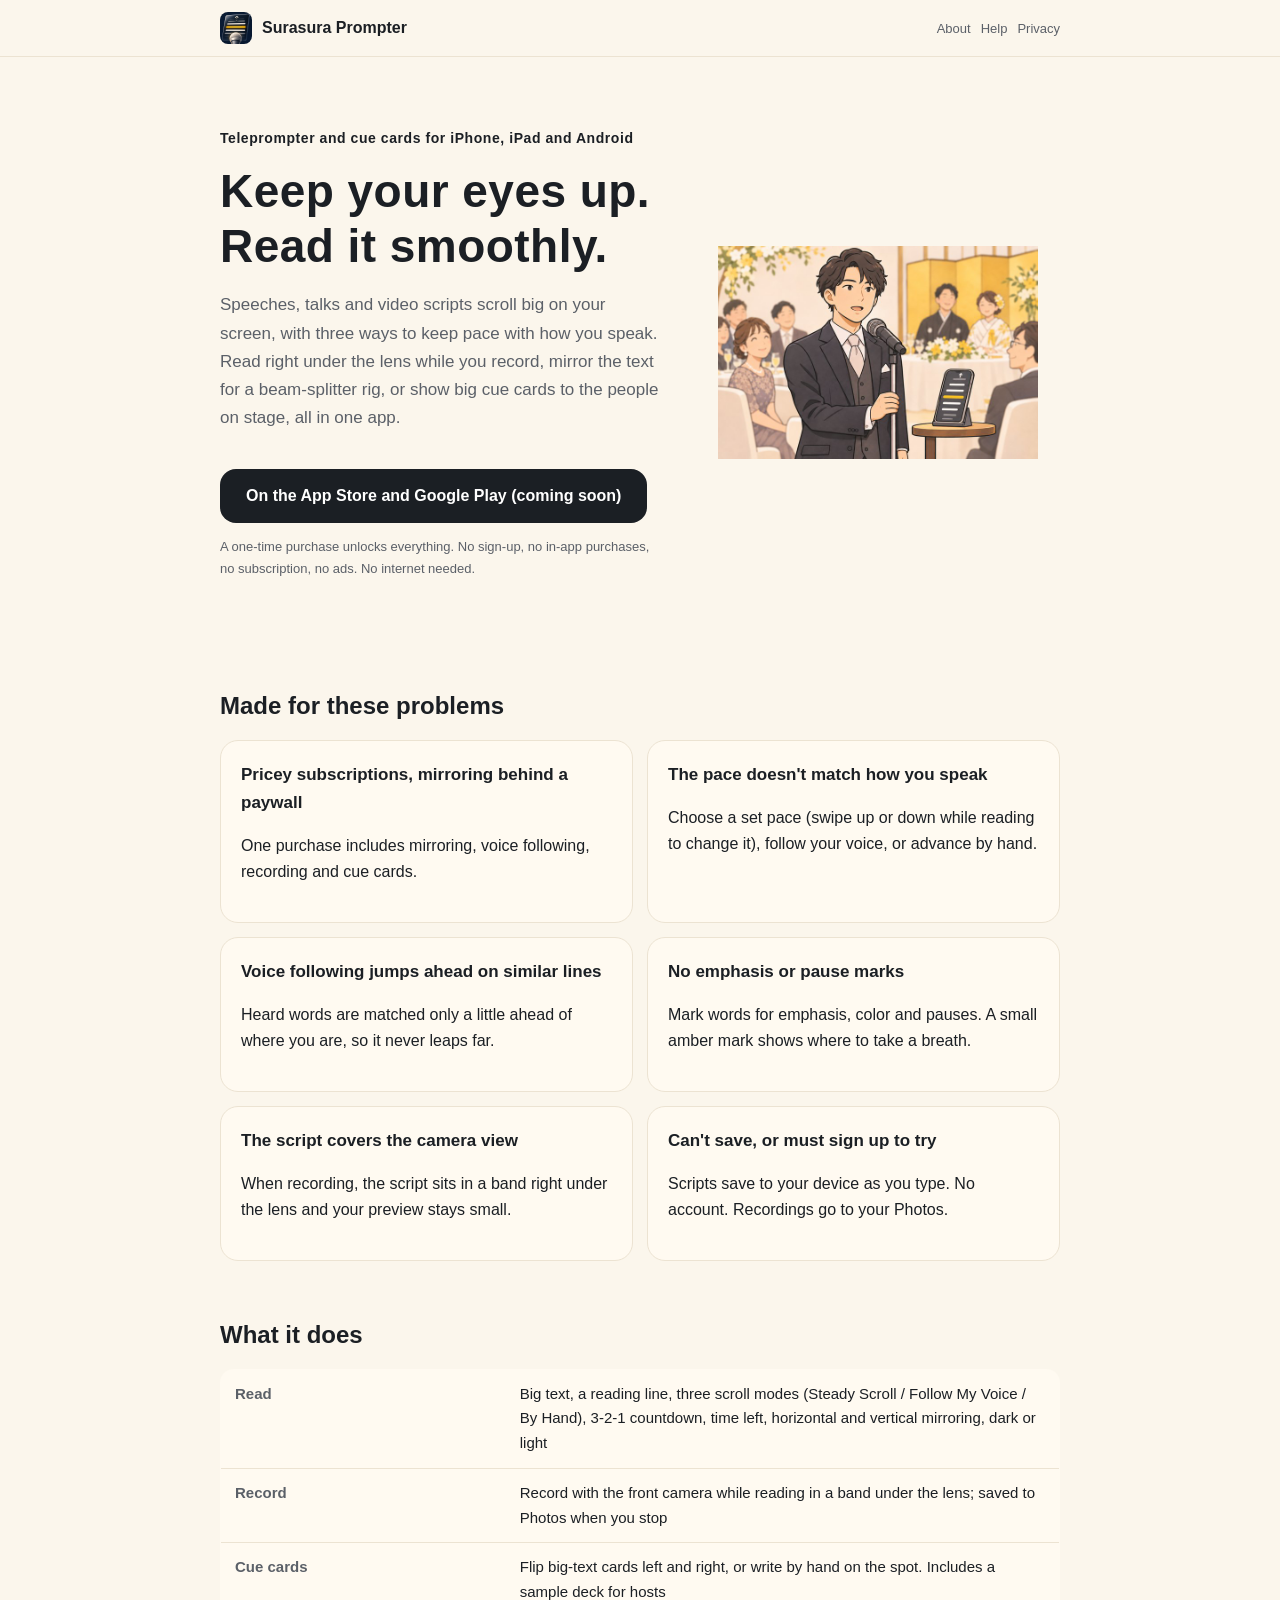
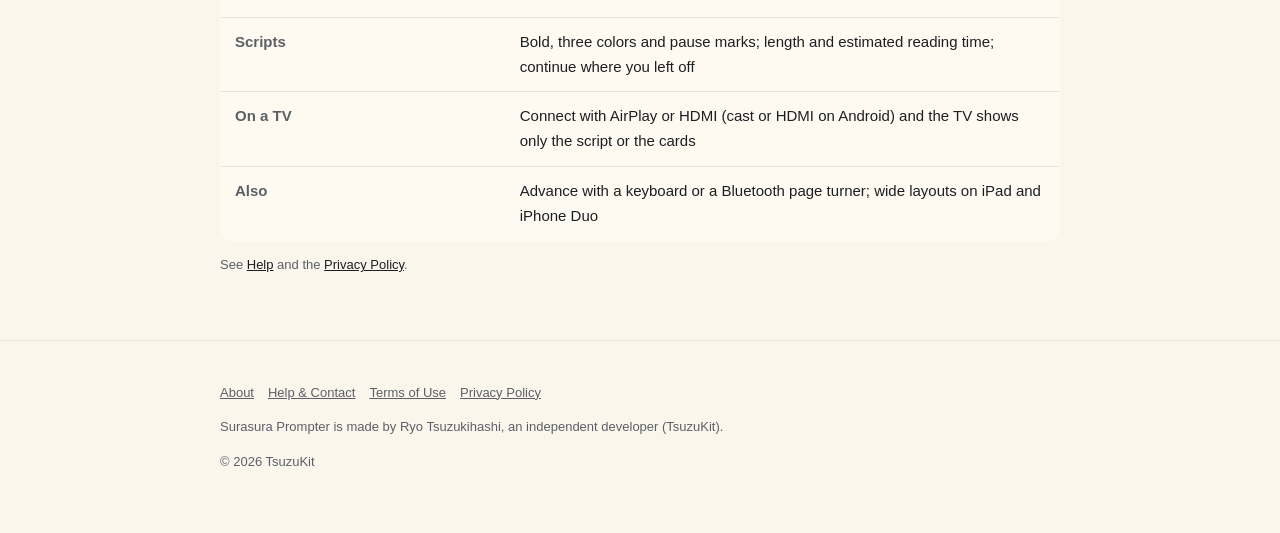
<file: index.html>
<!DOCTYPE html>
<html lang="ja" data-title-ja="すらすらカンペ｜プロンプター・カンペアプリ（原稿・台本・スピーチ・動画撮影）" data-title-en="Surasura Prompter | Teleprompter and cue cards for speeches and video">
<head>
<meta charset="UTF-8">
<meta name="viewport" content="width=device-width, initial-scale=1">
<script>(function(){var l=navigator.languages&&navigator.languages.length?navigator.languages:[navigator.language||"ja"],p="en";for(var i=0;i<l.length;i++){var c=String(l[i]).toLowerCase();if(c.indexOf("ja")===0){p="ja";break}if(c.indexOf("en")===0){p="en";break}}var d=document.documentElement;d.lang=p;var t=d.getAttribute("data-title-"+p);if(t){document.title=t}})();</script>
<title>すらすらカンペ｜プロンプター・カンペアプリ（原稿・台本・スピーチ・動画撮影）</title>
<meta name="description" content="原稿をすらすら読めるプロンプターと、大きく見せるカンペ。一定の速さ・声に合わせる・手で送るの3つの流し方、撮りながら読む、鏡の台の反転。買い切り・登録なし・広告なし。 / A teleprompter and cue cards in one app: scroll at a set pace, follow your voice, or advance by hand. Read while you record, mirror for beam-splitter rigs. One-time purchase, no sign-up, no ads.">
<meta property="og:title" content="すらすらカンペ｜プロンプター・カンペアプリ（原稿・台本・スピーチ・動画撮影）">
<meta property="og:description" content="原稿をすらすら読めるプロンプターと、大きく見せるカンペ。一定の速さ・声に合わせる・手で送るの3つの流し方、撮りながら読む、鏡の台の反転。買い切り・登録なし・広告なし。">
<meta property="og:type" content="website">
<meta property="og:url" content="https://surasura.tsuzukit.com/">
<meta property="og:image" content="https://surasura.tsuzukit.com/assets/og.jpg">
<link rel="icon" href="assets/icon.png">
<link rel="apple-touch-icon" href="assets/icon.png">
<link rel="stylesheet" href="style.css">
</head>
<body>
<div data-l="ja" lang="ja">
<header class="site"><div class="wrap">
<a class="brand" href="./"><img src="assets/icon.png" alt="" width="32" height="32">すらすらカンペ</a>
<nav class="site"><a href="./">紹介</a><a href="support.html">使い方</a><a href="privacy.html">プライバシー</a></nav>
</div></header>
<main class="wrap">
<section class="hero">
<div>
<p class="eyebrow">iPhone・iPad・Android のプロンプターとカンペ</p>
<h1>目線を上げたまま、<br>すらすら読める。</h1>
<p class="lead">スピーチの原稿も、動画の台本も、画面の上に大きく流して読めます。話す速さに合わせる流し方を3つ用意しました。撮りながらレンズのすぐ下で読む、鏡の台のために字を反転する、出演者に大きなカンペを見せる、まで1つのアプリで。</p>
<a class="cta" href="#store" id="store">App Store・Google Play で配信予定</a>
<p class="note">買い切りで全部の機能が使えます。登録・アプリ内課金・サブスクリプション・広告はありません。通信もしません。</p>
</div>
<img src="assets/hero.jpg" alt="結婚式の披露宴で、マイクの前に立った男性が、台に置いたスマートフォンに流れる原稿を見ながらスピーチをしている" width="360">
</section>

<h2>こんな困りごとのために</h2>
<div class="grid two">
<div class="card"><h3>サブスクが高い・反転が課金</h3><p>買い切りで、反転・声に合わせる・撮りながら読む・カンペまで全部入りです。</p></div>
<div class="card"><h3>流れる速さが話す速さと合わない</h3><p>一定の速さ（読みながら上下になぞって変える）・声に合わせる・手で送る、の3つから選べます。</p></div>
<div class="card"><h3>声に合わせると、似た文で先へ飛ぶ</h3><p>聞き取った言葉を、いまの位置の少し先までの中だけで探します。遠くへは飛びません。</p></div>
<div class="card"><h3>強調や間の印が付けられない</h3><p>原稿に［強調］［色］［間］の印。読むときは、ひと呼吸の所に山吹色の印が出ます。</p></div>
<div class="card"><h3>撮るとき、原稿が画面を覆う</h3><p>原稿はレンズのすぐ下の帯に。自分の映りは小さく。目線がカメラから外れにくくなります。</p></div>
<div class="card"><h3>保存できない・登録しないと試せない</h3><p>原稿は書いた瞬間に端末へ保存。登録はありません。撮った動画は写真に保存します。</p></div>
</div>

<h2>できること</h2>
<table>
<tr><th>読む</th><td>大きな字・読む位置の線・3つの流し方（一定の速さ／声に合わせる／手で送る）・3・2・1・残り時間・左右と上下の反転・暗い地と明るい地</td></tr>
<tr><th>撮る</th><td>前のカメラで撮りながら、レンズの下の帯で原稿を読む。止めたら写真に保存</td></tr>
<tr><th>カンペ</th><td>大きな字のカードを左右にめくる・その場で手で書く。見本の「司会のカンペ」入り</td></tr>
<tr><th>原稿</th><td>強調・色3つ・間の印。字数と「読むと約〇分」の目安。最後に読んだ所から続きを読む</td></tr>
<tr><th>テレビ</th><td>AirPlay や HDMI（Android はキャストや HDMI）でつなぐと、テレビには原稿やカードだけを映す</td></tr>
<tr><th>そのほか</th><td>キーボードと Bluetooth のページめくりで送る・iPad と iPhone Duo の広い画面</td></tr>
</table>
<p class="note"><a href="support.html">使い方</a>・<a href="privacy.html">プライバシーポリシー</a>もご覧ください。</p>
</main>
<footer class="site"><div class="wrap">
<p><a href="./">紹介</a><a href="support.html">使い方とお問い合わせ</a><a href="terms.html">利用規約</a><a href="privacy.html">プライバシーポリシー</a></p>
<p>すらすらカンペは、個人開発者の續橋涼（TsuzuKit）が作っているアプリです。</p>
<p>© 2026 TsuzuKit</p>
</div></footer>
</div>
<div data-l="en" lang="en">
<header class="site"><div class="wrap">
<a class="brand" href="./"><img src="assets/icon.png" alt="" width="32" height="32">Surasura Prompter</a>
<nav class="site"><a href="./">About</a><a href="support.html">Help</a><a href="privacy.html">Privacy</a></nav>
</div></header>
<main class="wrap">
<section class="hero">
<div>
<p class="eyebrow">Teleprompter and cue cards for iPhone, iPad and Android</p>
<h1>Keep your eyes up.<br>Read it smoothly.</h1>
<p class="lead">Speeches, talks and video scripts scroll big on your screen, with three ways to keep pace with how you speak. Read right under the lens while you record, mirror the text for a beam-splitter rig, or show big cue cards to the people on stage, all in one app.</p>
<a class="cta" href="#store" id="store">On the App Store and Google Play (coming soon)</a>
<p class="note">A one-time purchase unlocks everything. No sign-up, no in-app purchases, no subscription, no ads. No internet needed.</p>
</div>
<img src="assets/hero.jpg" alt="At a wedding reception, a man at the microphone gives a speech while reading a script that scrolls on a phone on a small stand" width="360">
</section>

<h2>Made for these problems</h2>
<div class="grid two">
<div class="card"><h3>Pricey subscriptions, mirroring behind a paywall</h3><p>One purchase includes mirroring, voice following, recording and cue cards.</p></div>
<div class="card"><h3>The pace doesn't match how you speak</h3><p>Choose a set pace (swipe up or down while reading to change it), follow your voice, or advance by hand.</p></div>
<div class="card"><h3>Voice following jumps ahead on similar lines</h3><p>Heard words are matched only a little ahead of where you are, so it never leaps far.</p></div>
<div class="card"><h3>No emphasis or pause marks</h3><p>Mark words for emphasis, color and pauses. A small amber mark shows where to take a breath.</p></div>
<div class="card"><h3>The script covers the camera view</h3><p>When recording, the script sits in a band right under the lens and your preview stays small.</p></div>
<div class="card"><h3>Can't save, or must sign up to try</h3><p>Scripts save to your device as you type. No account. Recordings go to your Photos.</p></div>
</div>

<h2>What it does</h2>
<table>
<tr><th>Read</th><td>Big text, a reading line, three scroll modes (Steady Scroll / Follow My Voice / By Hand), 3-2-1 countdown, time left, horizontal and vertical mirroring, dark or light</td></tr>
<tr><th>Record</th><td>Record with the front camera while reading in a band under the lens; saved to Photos when you stop</td></tr>
<tr><th>Cue cards</th><td>Flip big-text cards left and right, or write by hand on the spot. Includes a sample deck for hosts</td></tr>
<tr><th>Scripts</th><td>Bold, three colors and pause marks; length and estimated reading time; continue where you left off</td></tr>
<tr><th>On a TV</th><td>Connect with AirPlay or HDMI (cast or HDMI on Android) and the TV shows only the script or the cards</td></tr>
<tr><th>Also</th><td>Advance with a keyboard or a Bluetooth page turner; wide layouts on iPad and iPhone Duo</td></tr>
</table>
<p class="note">See <a href="support.html">Help</a> and the <a href="privacy.html">Privacy Policy</a>.</p>
</main>
<footer class="site"><div class="wrap">
<p><a href="./">About</a><a href="support.html">Help & Contact</a><a href="terms.html">Terms of Use</a><a href="privacy.html">Privacy Policy</a></p>
<p>Surasura Prompter is made by Ryo Tsuzukihashi, an independent developer (TsuzuKit).</p>
<p>© 2026 TsuzuKit</p>
</div></footer>
</div>
</body>
</html>
</file>
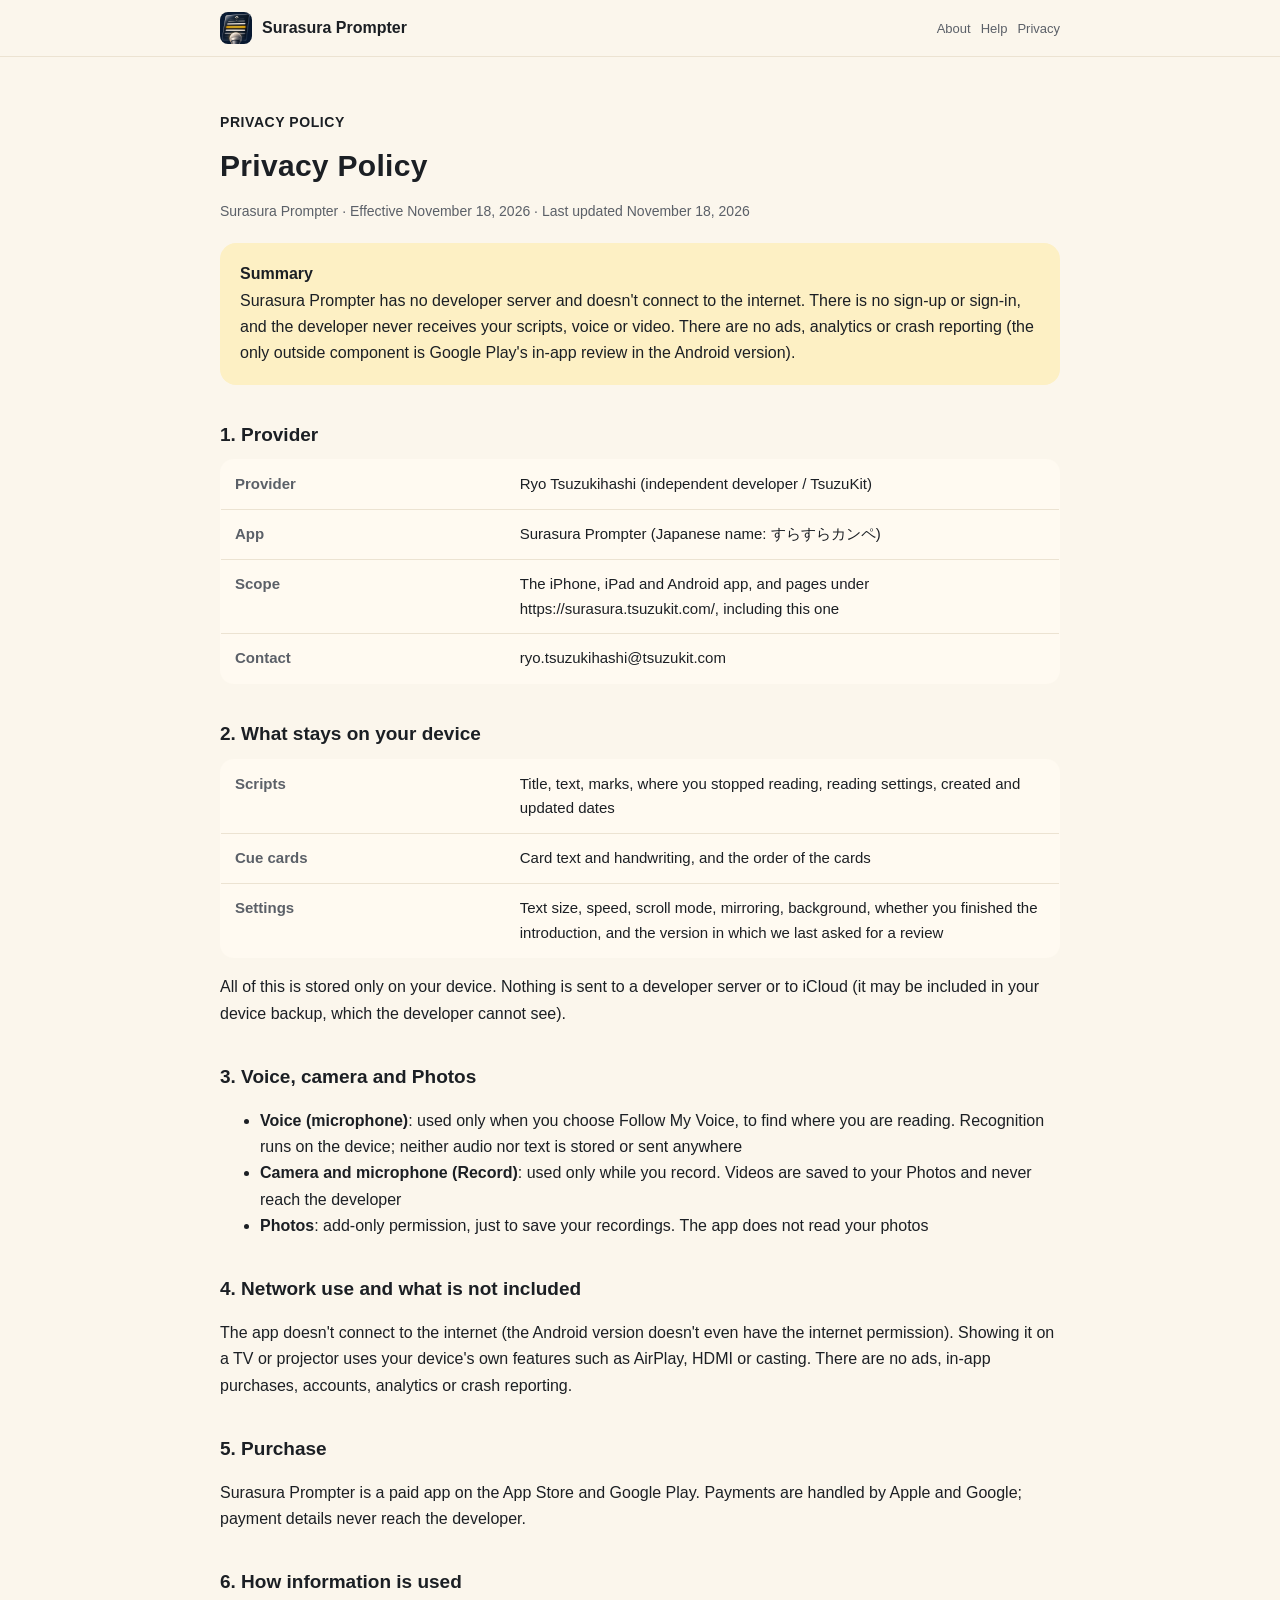
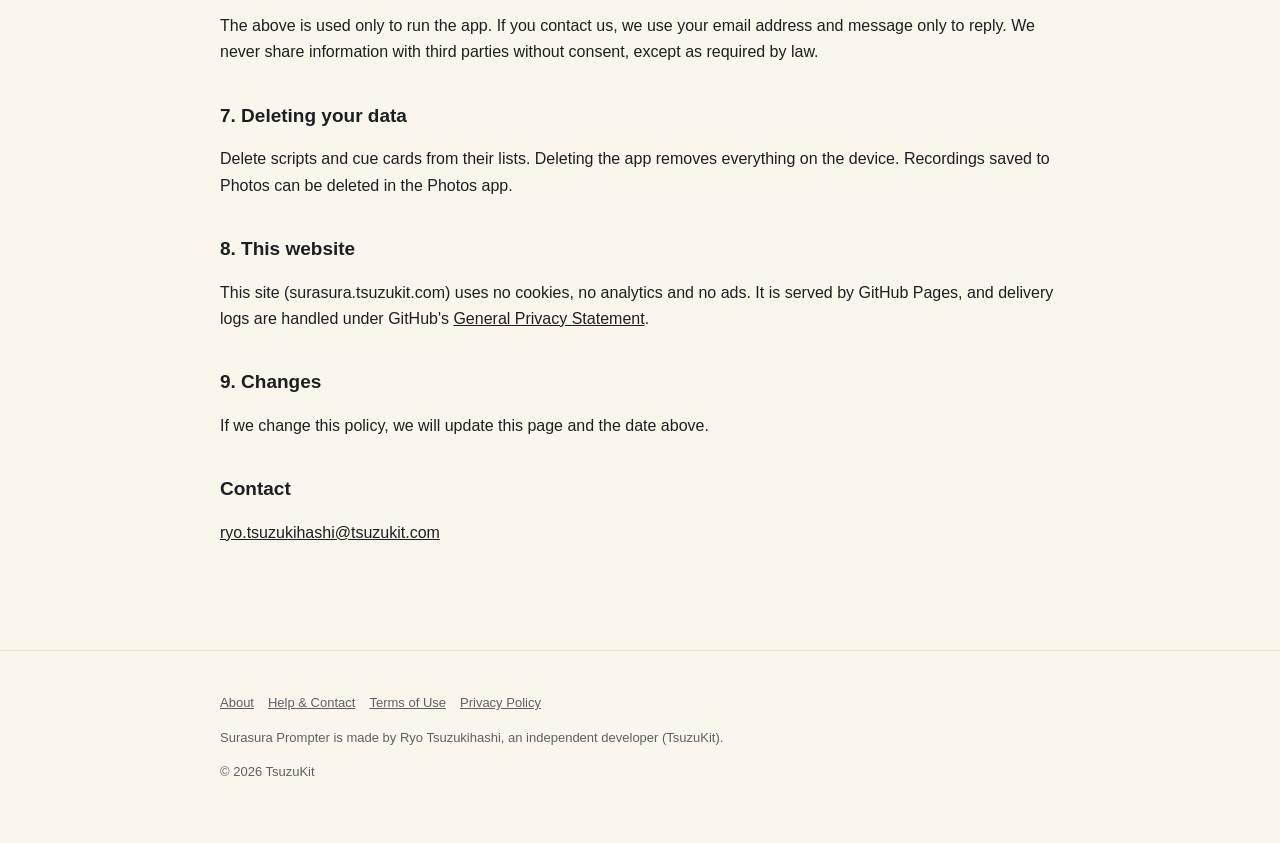
<file: privacy.html>
<!DOCTYPE html>
<html lang="ja" data-title-ja="プライバシーポリシー - すらすらカンペ" data-title-en="Privacy Policy - Surasura Prompter">
<head>
<meta charset="UTF-8">
<meta name="viewport" content="width=device-width, initial-scale=1">
<script>(function(){var l=navigator.languages&&navigator.languages.length?navigator.languages:[navigator.language||"ja"],p="en";for(var i=0;i<l.length;i++){var c=String(l[i]).toLowerCase();if(c.indexOf("ja")===0){p="ja";break}if(c.indexOf("en")===0){p="en";break}}var d=document.documentElement;d.lang=p;var t=d.getAttribute("data-title-"+p);if(t){document.title=t}})();</script>
<title>プライバシーポリシー - すらすらカンペ</title>
<meta name="description" content="すらすらカンペのプライバシーポリシー。開発者は個人情報を集めません。原稿・カンペ・設定は端末の中だけに置き、声の聞き取りも端末の中で行います。 / Privacy Policy for Surasura Prompter. The developer collects no personal information. Scripts, cue cards and settings stay on your device, and voice following runs on the device.">
<meta property="og:title" content="プライバシーポリシー - すらすらカンペ">
<meta property="og:description" content="すらすらカンペのプライバシーポリシー。開発者は個人情報を集めません。原稿・カンペ・設定は端末の中だけに置き、声の聞き取りも端末の中で行います。">
<meta property="og:type" content="website">
<meta property="og:url" content="https://surasura.tsuzukit.com/privacy.html">
<meta property="og:image" content="https://surasura.tsuzukit.com/assets/og.jpg">
<link rel="icon" href="assets/icon.png">
<link rel="apple-touch-icon" href="assets/icon.png">
<link rel="stylesheet" href="style.css">
</head>
<body>
<div data-l="ja" lang="ja">
<header class="site"><div class="wrap">
<a class="brand" href="./"><img src="assets/icon.png" alt="" width="32" height="32">すらすらカンペ</a>
<nav class="site"><a href="./">紹介</a><a href="support.html">使い方</a><a href="privacy.html">プライバシー</a></nav>
</div></header>
<main class="wrap">
<article class="doc">
<p class="eyebrow">PRIVACY POLICY</p>
<h1>プライバシーポリシー</h1>
<p class="meta">すらすらカンペ／制定日 2026年11月18日／改定日 2026年11月18日</p>
<div class="summary"><strong>このポリシーの要旨</strong><br>すらすらカンペは、開発者のサーバーを持たず、通信もしないアプリです。アカウント登録やログインはなく、開発者があなたの原稿・声・映像を受け取ることはありません。広告、分析ツール、クラッシュを報告する仕組みは入れていません（外部の部品は、Android 版で評価のお願いの枠を出す Google Play のアプリ内レビューだけです）。</div>
<h2>1. 提供者</h2>
<table>
<tr><th>提供者</th><td>續橋涼（個人開発者 / TsuzuKit）</td></tr>
<tr><th>アプリ名</th><td>すらすらカンペ（英語名 Surasura Prompter）</td></tr>
<tr><th>対象</th><td>iPhone・iPad・Android 向けアプリと、このページを含む https://surasura.tsuzukit.com/ 配下のページ</td></tr>
<tr><th>連絡先</th><td>ryo.tsuzukihashi@tsuzukit.com</td></tr>
</table>
<h2>2. 端末の中で扱うもの</h2>
<table>
<tr><th>原稿</th><td>題・本文・印・最後に読んだ位置・読む設定・作った日と直した日</td></tr>
<tr><th>カンペ</th><td>カードの字と手書きの絵、カードの並び</td></tr>
<tr><th>アプリの設定</th><td>字の大きさ・速さ・流し方・反転・地の色・案内を終えたかどうか・レビューのお願いを出した版</td></tr>
</table>
<p>これらは端末の中にだけ保存します。開発者のサーバーや iCloud には送りません（端末のバックアップに入ることはありますが、開発者は見られません）。</p>
<h2>3. 声・カメラ・写真</h2>
<ul>
<li><strong>声（マイク）</strong>: ［声に合わせる］を選んだときだけ、読んでいる所を知るために聞き取ります。聞き取りは端末の中だけで行い、声も文字も保存せず、外へ送りません</li>
<li><strong>カメラとマイク（撮る）</strong>: ［撮る］で録画するあいだだけ使います。撮った動画は端末の写真に保存し、開発者には届きません</li>
<li><strong>写真</strong>: 撮った動画を保存するためだけに、追加の許可を求めます。写真を読むことはしません</li>
</ul>
<h2>4. 通信と、入れていないもの</h2>
<p>本アプリは通信をしません（Android 版はインターネットの権限も持ちません）。テレビやプロジェクターへの表示は、AirPlay・HDMI・キャストなど端末の機能で行います。広告・アプリ内課金・アカウント登録・分析ツール・クラッシュの報告は入れていません。</p>
<h2>5. 購入</h2>
<p>本アプリは App Store と Google Play の有料アプリです。お支払いは Apple・Google が処理し、支払いの情報は開発者には届きません。</p>
<h2>6. 情報を使う目的</h2>
<p>上のものは、アプリを動かすためだけに使います。お問い合わせをいただいたときは、メールアドレスと内容をお返事のためだけに使います。法令にもとづく場合を除き、本人の同意なく第三者に渡すことはありません。</p>
<h2>7. 消したいとき</h2>
<p>原稿とカンペは一覧から消せます。アプリを消すと、端末の中のものはすべて消えます。写真に保存した動画は、写真のアプリから消せます。</p>
<h2>8. このウェブサイトについて</h2>
<p>このサイト（surasura.tsuzukit.com）は、Cookie も、アクセスを計測する仕組みも、広告も使っていません。サイトは GitHub Pages で配信しており、配信の記録は GitHub の <a href="https://docs.github.com/ja/site-policy/privacy-policies/github-general-privacy-statement">プライバシーについての声明</a> に沿って扱われます。</p>
<h2>9. 改定</h2>
<p>このポリシーを変えるときは、このページを書きかえ、上の改定日を新しくします。</p>
<h2>お問い合わせ</h2>
<p><a href="mailto:ryo.tsuzukihashi@tsuzukit.com">ryo.tsuzukihashi@tsuzukit.com</a></p>
</article>
</main>
<footer class="site"><div class="wrap">
<p><a href="./">紹介</a><a href="support.html">使い方とお問い合わせ</a><a href="terms.html">利用規約</a><a href="privacy.html">プライバシーポリシー</a></p>
<p>すらすらカンペは、個人開発者の續橋涼（TsuzuKit）が作っているアプリです。</p>
<p>© 2026 TsuzuKit</p>
</div></footer>
</div>
<div data-l="en" lang="en">
<header class="site"><div class="wrap">
<a class="brand" href="./"><img src="assets/icon.png" alt="" width="32" height="32">Surasura Prompter</a>
<nav class="site"><a href="./">About</a><a href="support.html">Help</a><a href="privacy.html">Privacy</a></nav>
</div></header>
<main class="wrap">
<article class="doc">
<p class="eyebrow">PRIVACY POLICY</p>
<h1>Privacy Policy</h1>
<p class="meta">Surasura Prompter · Effective November 18, 2026 · Last updated November 18, 2026</p>
<div class="summary"><strong>Summary</strong><br>Surasura Prompter has no developer server and doesn't connect to the internet. There is no sign-up or sign-in, and the developer never receives your scripts, voice or video. There are no ads, analytics or crash reporting (the only outside component is Google Play's in-app review in the Android version).</div>
<h2>1. Provider</h2>
<table>
<tr><th>Provider</th><td>Ryo Tsuzukihashi (independent developer / TsuzuKit)</td></tr>
<tr><th>App</th><td>Surasura Prompter (Japanese name: すらすらカンペ)</td></tr>
<tr><th>Scope</th><td>The iPhone, iPad and Android app, and pages under https://surasura.tsuzukit.com/, including this one</td></tr>
<tr><th>Contact</th><td>ryo.tsuzukihashi@tsuzukit.com</td></tr>
</table>
<h2>2. What stays on your device</h2>
<table>
<tr><th>Scripts</th><td>Title, text, marks, where you stopped reading, reading settings, created and updated dates</td></tr>
<tr><th>Cue cards</th><td>Card text and handwriting, and the order of the cards</td></tr>
<tr><th>Settings</th><td>Text size, speed, scroll mode, mirroring, background, whether you finished the introduction, and the version in which we last asked for a review</td></tr>
</table>
<p>All of this is stored only on your device. Nothing is sent to a developer server or to iCloud (it may be included in your device backup, which the developer cannot see).</p>
<h2>3. Voice, camera and Photos</h2>
<ul>
<li><strong>Voice (microphone)</strong>: used only when you choose Follow My Voice, to find where you are reading. Recognition runs on the device; neither audio nor text is stored or sent anywhere</li>
<li><strong>Camera and microphone (Record)</strong>: used only while you record. Videos are saved to your Photos and never reach the developer</li>
<li><strong>Photos</strong>: add-only permission, just to save your recordings. The app does not read your photos</li>
</ul>
<h2>4. Network use and what is not included</h2>
<p>The app doesn't connect to the internet (the Android version doesn't even have the internet permission). Showing it on a TV or projector uses your device's own features such as AirPlay, HDMI or casting. There are no ads, in-app purchases, accounts, analytics or crash reporting.</p>
<h2>5. Purchase</h2>
<p>Surasura Prompter is a paid app on the App Store and Google Play. Payments are handled by Apple and Google; payment details never reach the developer.</p>
<h2>6. How information is used</h2>
<p>The above is used only to run the app. If you contact us, we use your email address and message only to reply. We never share information with third parties without consent, except as required by law.</p>
<h2>7. Deleting your data</h2>
<p>Delete scripts and cue cards from their lists. Deleting the app removes everything on the device. Recordings saved to Photos can be deleted in the Photos app.</p>
<h2>8. This website</h2>
<p>This site (surasura.tsuzukit.com) uses no cookies, no analytics and no ads. It is served by GitHub Pages, and delivery logs are handled under GitHub's <a href="https://docs.github.com/en/site-policy/privacy-policies/github-general-privacy-statement">General Privacy Statement</a>.</p>
<h2>9. Changes</h2>
<p>If we change this policy, we will update this page and the date above.</p>
<h2>Contact</h2>
<p><a href="mailto:ryo.tsuzukihashi@tsuzukit.com">ryo.tsuzukihashi@tsuzukit.com</a></p>
</article>
</main>
<footer class="site"><div class="wrap">
<p><a href="./">About</a><a href="support.html">Help & Contact</a><a href="terms.html">Terms of Use</a><a href="privacy.html">Privacy Policy</a></p>
<p>Surasura Prompter is made by Ryo Tsuzukihashi, an independent developer (TsuzuKit).</p>
<p>© 2026 TsuzuKit</p>
</div></footer>
</div>
</body>
</html>
</file>
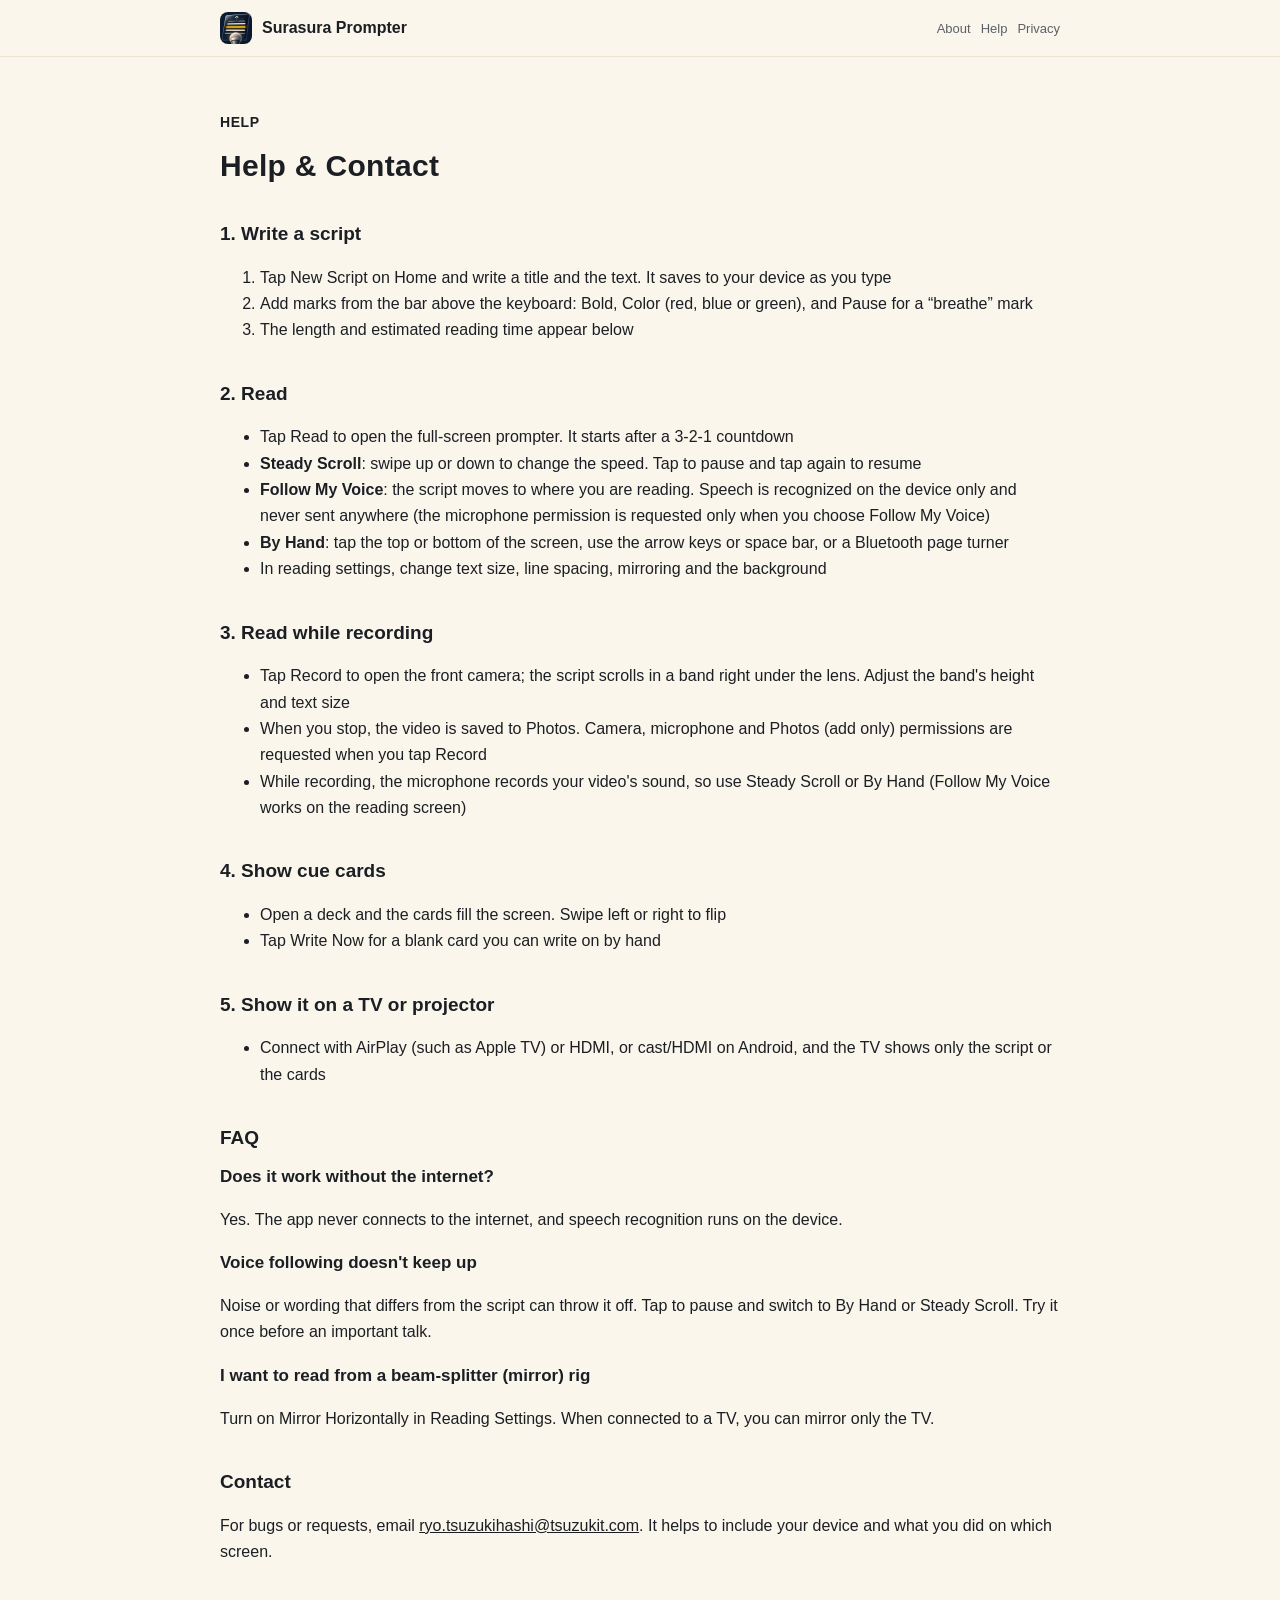
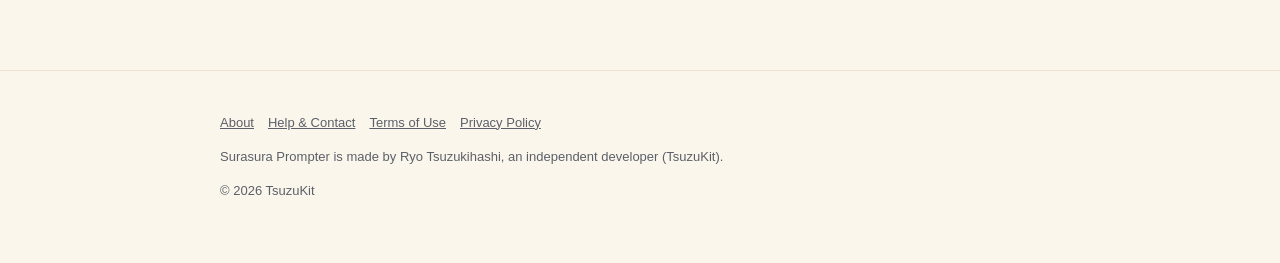
<file: support.html>
<!DOCTYPE html>
<html lang="ja" data-title-ja="使い方とお問い合わせ - すらすらカンペ" data-title-en="Help &amp; Contact - Surasura Prompter">
<head>
<meta charset="UTF-8">
<meta name="viewport" content="width=device-width, initial-scale=1">
<script>(function(){var l=navigator.languages&&navigator.languages.length?navigator.languages:[navigator.language||"ja"],p="en";for(var i=0;i<l.length;i++){var c=String(l[i]).toLowerCase();if(c.indexOf("ja")===0){p="ja";break}if(c.indexOf("en")===0){p="en";break}}var d=document.documentElement;d.lang=p;var t=d.getAttribute("data-title-"+p);if(t){document.title=t}})();</script>
<title>使い方とお問い合わせ - すらすらカンペ</title>
<meta name="description" content="すらすらカンペの使い方（原稿を書く・読む・3つの流し方・撮りながら読む・カンペを見せる・テレビに映す）とよくあるご質問、お問い合わせ。 / How to use Surasura Prompter (writing a script, reading, the three scroll modes, recording, cue cards, showing on a TV), FAQ and contact.">
<meta property="og:title" content="使い方とお問い合わせ - すらすらカンペ">
<meta property="og:description" content="すらすらカンペの使い方（原稿を書く・読む・3つの流し方・撮りながら読む・カンペを見せる・テレビに映す）とよくあるご質問、お問い合わせ。">
<meta property="og:type" content="website">
<meta property="og:url" content="https://surasura.tsuzukit.com/support.html">
<meta property="og:image" content="https://surasura.tsuzukit.com/assets/og.jpg">
<link rel="icon" href="assets/icon.png">
<link rel="apple-touch-icon" href="assets/icon.png">
<link rel="stylesheet" href="style.css">
</head>
<body>
<div data-l="ja" lang="ja">
<header class="site"><div class="wrap">
<a class="brand" href="./"><img src="assets/icon.png" alt="" width="32" height="32">すらすらカンペ</a>
<nav class="site"><a href="./">紹介</a><a href="support.html">使い方</a><a href="privacy.html">プライバシー</a></nav>
</div></header>
<main class="wrap">
<article class="doc">
<p class="eyebrow">HELP</p>
<h1>使い方とお問い合わせ</h1>
<h2>1. 原稿を書く</h2>
<ol>
<li>ホームの［新しい原稿］で、題と本文を書きます。書いた瞬間に端末へ保存されます</li>
<li>キーボードの上の帯から印を入れられます: ［強調］で太く、［色］で赤・青・緑、［間］でひと呼吸の印</li>
<li>下に字数と「読むと約〇分〇秒」の目安が出ます</li>
</ol>
<h2>2. 読む</h2>
<ul>
<li>原稿の［読む］で全画面のプロンプターが開き、3・2・1 のあとに流れはじめます</li>
<li><strong>一定の速さ</strong>: 画面を上下になぞると速さが変わります。押すと止まり、もう一度押すと進みます</li>
<li><strong>声に合わせる</strong>: 読んだ所まで進みます。声の聞き取りは端末の中だけで行い、外へは送りません（マイクの許可は、この流し方を選んだときにだけ求めます）</li>
<li><strong>手で送る</strong>: 画面の上下を押す・キーボードの矢印やスペース・Bluetooth のページめくりで送ります</li>
<li>読む設定で、字の大きさ・行の間・左右と上下の反転・地の色を変えられます</li>
</ul>
<h2>3. 撮りながら読む</h2>
<ul>
<li>［撮る］で前のカメラが開き、原稿はレンズのすぐ下の帯に流れます。帯の高さと字の大きさを変えられます</li>
<li>止めると写真に保存します。カメラ・マイク・写真（追加だけ）の許可は［撮る］を押したときに求めます</li>
<li>録画中はマイクを動画の音に使うので、流し方は［一定の速さ］か［手で送る］です（［声に合わせる］は読む画面で使えます）</li>
</ul>
<h2>4. カンペを見せる</h2>
<ul>
<li>カンペの束を開くと、カードが画面いっぱいに出ます。左右にめくれます</li>
<li>［いま書く］で白紙を出して、その場で手で書けます</li>
</ul>
<h2>5. テレビ・プロジェクターに映す</h2>
<ul>
<li>AirPlay（Apple TV など）や HDMI、Android はキャストや HDMI でつなぐと、テレビには原稿やカードだけが映ります</li>
</ul>
<h2>よくあるご質問</h2>
<h3>インターネットにつながっていなくても使えますか？</h3>
<p>はい。このアプリは通信をしません。声の聞き取りも端末の中で行います。</p>
<h3>声に合わせると、うまく進みません</h3>
<p>雑音が多い所や、原稿と違う言い回しで話すと、進み方がずれることがあります。そのときは押して止め、手で送るか一定の速さに切りかえてください。大切な本番の前に一度ためしてください。</p>
<h3>鏡の台（ビームスプリッター）で読みたい</h3>
<p>読む設定で［左右反転］をオンにしてください。テレビにつないだときは、テレビにだけ反転をかけることもできます。</p>
<h2>お問い合わせ</h2>
<p>不具合やご要望は <a href="mailto:ryo.tsuzukihashi@tsuzukit.com">ryo.tsuzukihashi@tsuzukit.com</a> へお送りください。お使いの端末と、どの画面で何をしたかを書いていただけると助かります。</p>
</article>
</main>
<footer class="site"><div class="wrap">
<p><a href="./">紹介</a><a href="support.html">使い方とお問い合わせ</a><a href="terms.html">利用規約</a><a href="privacy.html">プライバシーポリシー</a></p>
<p>すらすらカンペは、個人開発者の續橋涼（TsuzuKit）が作っているアプリです。</p>
<p>© 2026 TsuzuKit</p>
</div></footer>
</div>
<div data-l="en" lang="en">
<header class="site"><div class="wrap">
<a class="brand" href="./"><img src="assets/icon.png" alt="" width="32" height="32">Surasura Prompter</a>
<nav class="site"><a href="./">About</a><a href="support.html">Help</a><a href="privacy.html">Privacy</a></nav>
</div></header>
<main class="wrap">
<article class="doc">
<p class="eyebrow">HELP</p>
<h1>Help &amp; Contact</h1>
<h2>1. Write a script</h2>
<ol>
<li>Tap New Script on Home and write a title and the text. It saves to your device as you type</li>
<li>Add marks from the bar above the keyboard: Bold, Color (red, blue or green), and Pause for a “breathe” mark</li>
<li>The length and estimated reading time appear below</li>
</ol>
<h2>2. Read</h2>
<ul>
<li>Tap Read to open the full-screen prompter. It starts after a 3-2-1 countdown</li>
<li><strong>Steady Scroll</strong>: swipe up or down to change the speed. Tap to pause and tap again to resume</li>
<li><strong>Follow My Voice</strong>: the script moves to where you are reading. Speech is recognized on the device only and never sent anywhere (the microphone permission is requested only when you choose Follow My Voice)</li>
<li><strong>By Hand</strong>: tap the top or bottom of the screen, use the arrow keys or space bar, or a Bluetooth page turner</li>
<li>In reading settings, change text size, line spacing, mirroring and the background</li>
</ul>
<h2>3. Read while recording</h2>
<ul>
<li>Tap Record to open the front camera; the script scrolls in a band right under the lens. Adjust the band's height and text size</li>
<li>When you stop, the video is saved to Photos. Camera, microphone and Photos (add only) permissions are requested when you tap Record</li>
<li>While recording, the microphone records your video's sound, so use Steady Scroll or By Hand (Follow My Voice works on the reading screen)</li>
</ul>
<h2>4. Show cue cards</h2>
<ul>
<li>Open a deck and the cards fill the screen. Swipe left or right to flip</li>
<li>Tap Write Now for a blank card you can write on by hand</li>
</ul>
<h2>5. Show it on a TV or projector</h2>
<ul>
<li>Connect with AirPlay (such as Apple TV) or HDMI, or cast/HDMI on Android, and the TV shows only the script or the cards</li>
</ul>
<h2>FAQ</h2>
<h3>Does it work without the internet?</h3>
<p>Yes. The app never connects to the internet, and speech recognition runs on the device.</p>
<h3>Voice following doesn't keep up</h3>
<p>Noise or wording that differs from the script can throw it off. Tap to pause and switch to By Hand or Steady Scroll. Try it once before an important talk.</p>
<h3>I want to read from a beam-splitter (mirror) rig</h3>
<p>Turn on Mirror Horizontally in Reading Settings. When connected to a TV, you can mirror only the TV.</p>
<h2>Contact</h2>
<p>For bugs or requests, email <a href="mailto:ryo.tsuzukihashi@tsuzukit.com">ryo.tsuzukihashi@tsuzukit.com</a>. It helps to include your device and what you did on which screen.</p>
</article>
</main>
<footer class="site"><div class="wrap">
<p><a href="./">About</a><a href="support.html">Help & Contact</a><a href="terms.html">Terms of Use</a><a href="privacy.html">Privacy Policy</a></p>
<p>Surasura Prompter is made by Ryo Tsuzukihashi, an independent developer (TsuzuKit).</p>
<p>© 2026 TsuzuKit</p>
</div></footer>
</div>
</body>
</html>
</file>
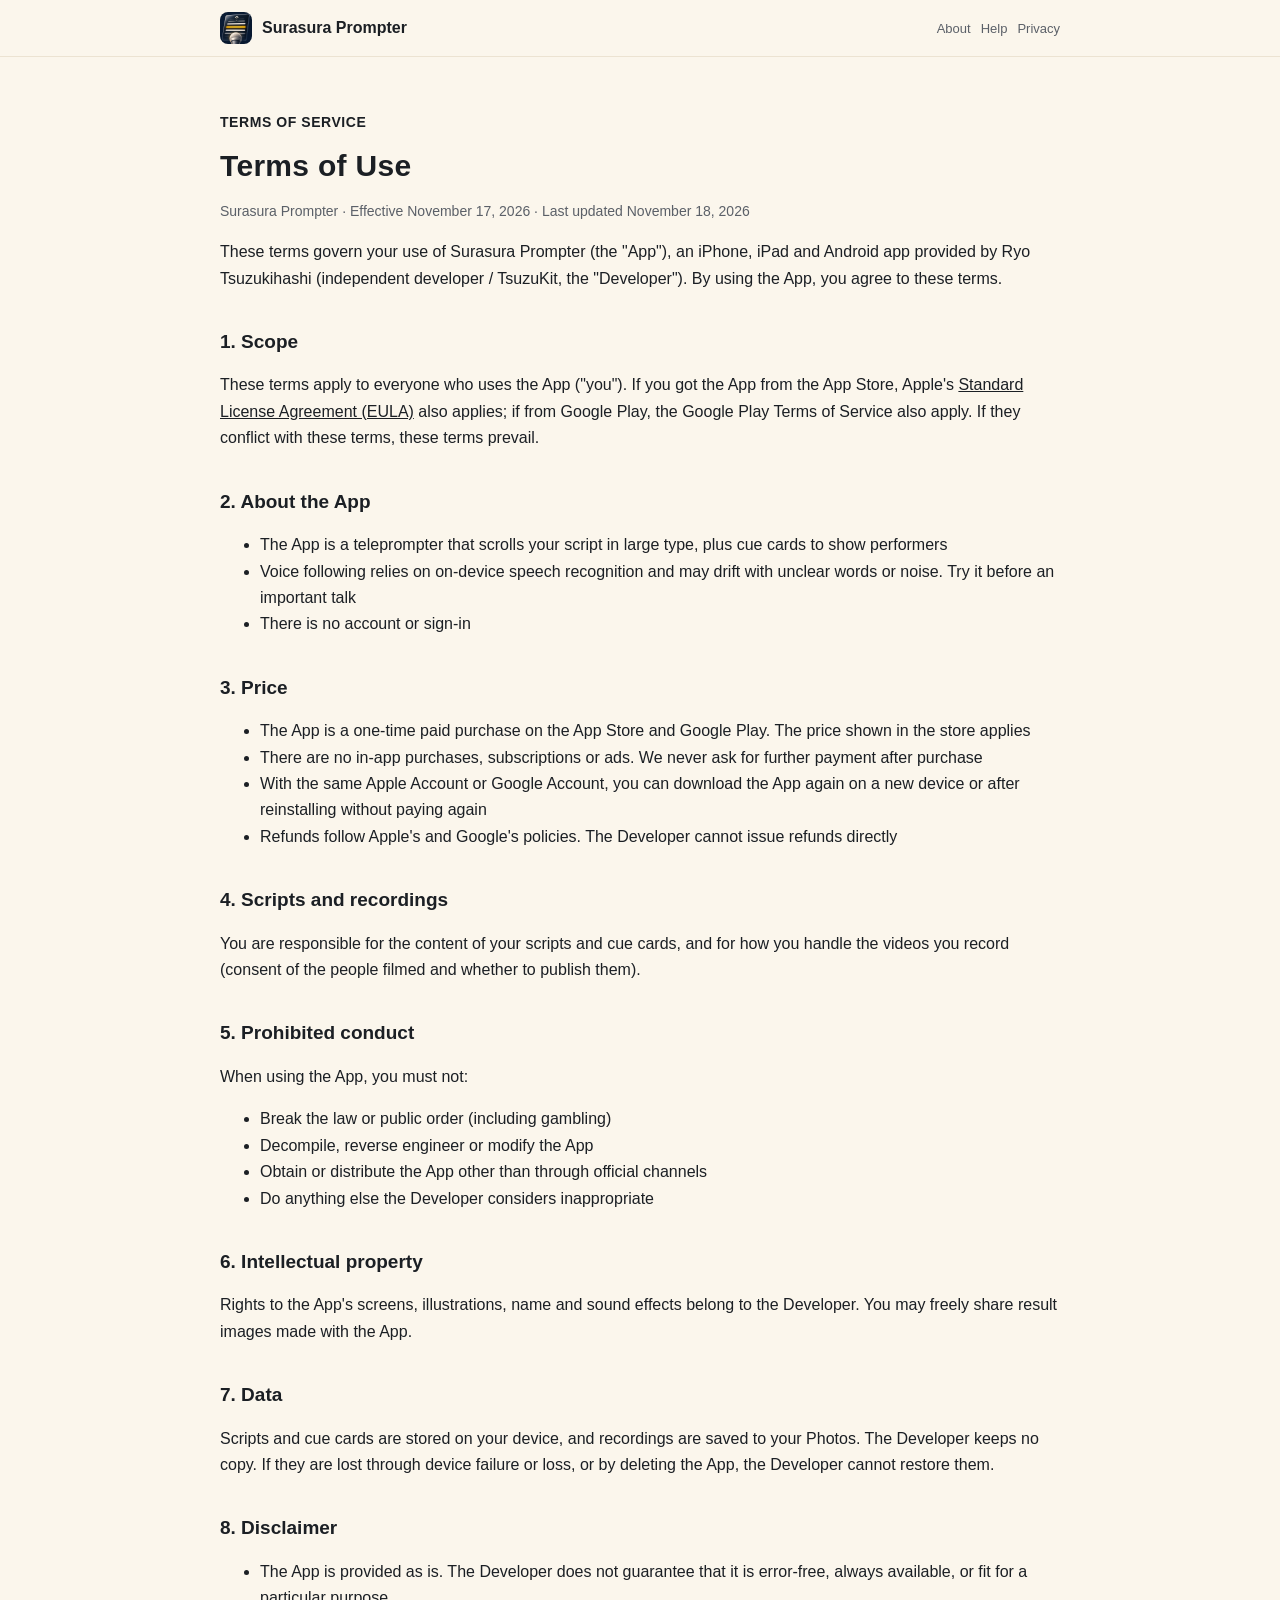
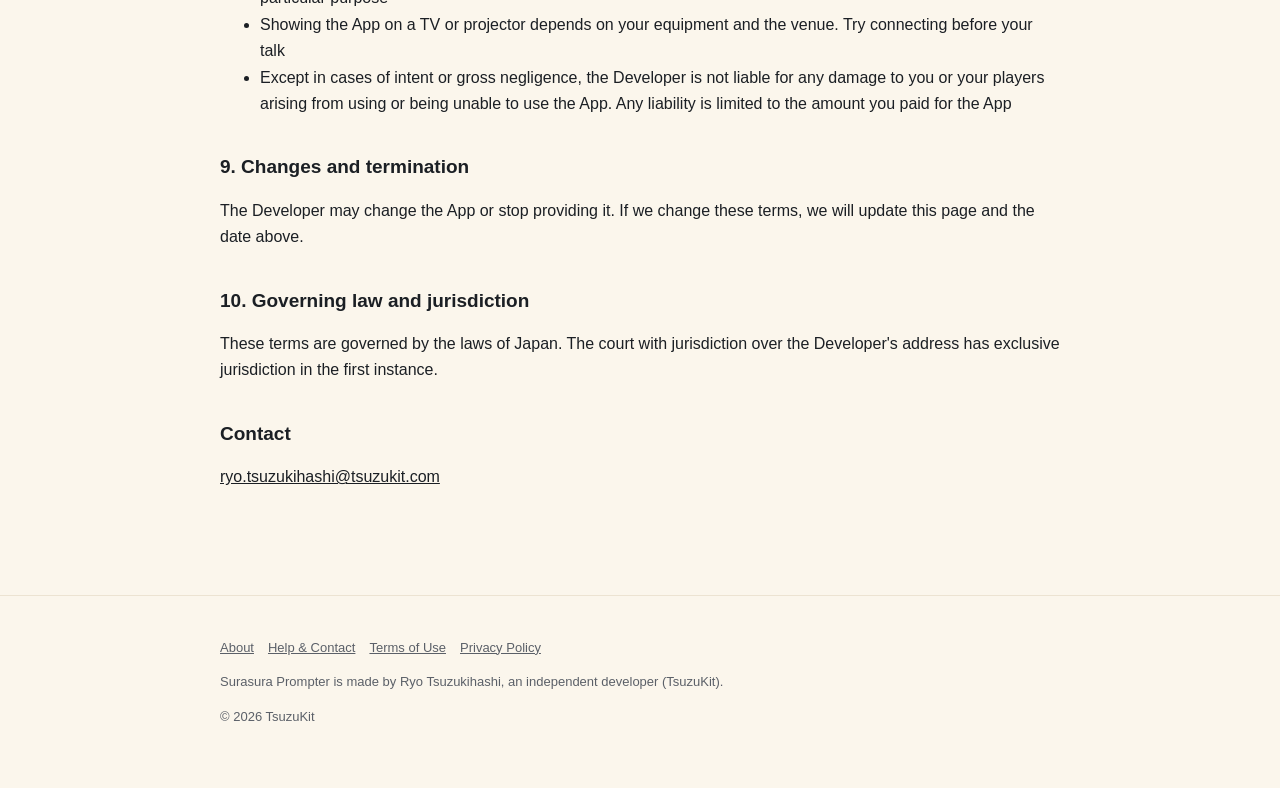
<file: terms.html>
<!DOCTYPE html>
<html lang="ja" data-title-ja="利用規約 - すらすらカンペ" data-title-en="Terms of Use - Surasura Prompter">
<head>
<meta charset="UTF-8">
<meta name="viewport" content="width=device-width, initial-scale=1">
<script>(function(){var l=navigator.languages&&navigator.languages.length?navigator.languages:[navigator.language||"ja"],p="en";for(var i=0;i<l.length;i++){var c=String(l[i]).toLowerCase();if(c.indexOf("ja")===0){p="ja";break}if(c.indexOf("en")===0){p="en";break}}var d=document.documentElement;d.lang=p;var t=d.getAttribute("data-title-"+p);if(t){document.title=t}})();</script>
<title>利用規約 - すらすらカンペ</title>
<meta name="description" content="すらすらカンペの利用規約。 / Terms of Use for Surasura Prompter.">
<meta property="og:title" content="利用規約 - すらすらカンペ">
<meta property="og:description" content="すらすらカンペの利用規約。">
<meta property="og:type" content="website">
<meta property="og:url" content="https://surasura.tsuzukit.com/terms.html">
<meta property="og:image" content="https://surasura.tsuzukit.com/assets/og.jpg">
<link rel="icon" href="assets/icon.png">
<link rel="apple-touch-icon" href="assets/icon.png">
<link rel="stylesheet" href="style.css">
</head>
<body>
<div data-l="ja" lang="ja">
<header class="site"><div class="wrap">
<a class="brand" href="./"><img src="assets/icon.png" alt="" width="32" height="32">すらすらカンペ</a>
<nav class="site"><a href="./">紹介</a><a href="support.html">使い方</a><a href="privacy.html">プライバシー</a></nav>
</div></header>
<main class="wrap">
<article class="doc">
<p class="eyebrow">TERMS OF SERVICE</p>
<h1>利用規約</h1>
<p class="meta">すらすらカンペ／制定日 2026年11月17日／改定日 2026年11月18日</p>
<p>この規約は、續橋涼（個人開発者 / TsuzuKit。以下「開発者」）が提供する iPhone・iPad・Android アプリ「すらすらカンペ」（以下「本アプリ」）を使うときの決まりです。本アプリを使った時点で、この規約に同意したものとします。</p>
<h2>第1条（適用）</h2>
<p>この規約は、本アプリを使うすべての方（以下「利用者」）に適用されます。App Store から入れた本アプリには、Apple が定める<a href="https://www.apple.com/legal/internet-services/itunes/dev/stdeula/">標準のライセンス契約（EULA）</a>も、Google Play から入れた本アプリには Google Play の利用規約も、あわせて適用されます。この規約とそれらが食い違うときは、この規約を優先します。</p>
<h2>第2条（本アプリについて）</h2>
<ul>
<li>本アプリは、原稿を画面に大きく流して読むプロンプターと、出演者に見せるカンペの道具です</li>
<li>声に合わせて流す機能は、端末の聞き取りに頼るため、聞き取れない言葉や雑音で進み方がずれることがあります。大切な本番の前に一度ためしてください</li>
<li>アカウント登録やログインはありません</li>
</ul>
<h2>第3条（料金）</h2>
<ul>
<li>本アプリは、App Store・Google Play で購入する買い切りの有料アプリです。価格はストアに表示されるものが正です</li>
<li>アプリ内課金、サブスクリプション、広告はありません。購入したあとに追加の支払いを求めることはありません</li>
<li>同じ Apple アカウント・Google アカウントであれば、機種変更やアプリの入れ直しのときに、もう一度お支払いいただかずにダウンロードできます</li>
<li>返金は Apple・Google の規定に従います。開発者が直接返金することはできません</li>
</ul>
<h2>第4条（原稿と撮影）</h2>
<p>原稿・カンペの中身と、撮った動画の扱い（人を撮るときの了解・公開するかどうか）は、利用者の責任で行ってください。</p>
<h2>第5条（禁止事項）</h2>
<p>本アプリを使うとき、次のことをしてはいけません。</p>
<ul>
<li>法令や公序良俗に反すること（賭博を含みます）</li>
<li>本アプリを分解・解析・改変すること</li>
<li>本アプリを正規の方法以外で入手したり、配ったりすること</li>
<li>そのほか、開発者が不適切と判断すること</li>
</ul>
<h2>第6条（知的財産）</h2>
<p>本アプリの画面・絵・名前・効果音についての権利は、開発者にあります。本アプリで作った結果の画像は、利用者が自由に共有してかまいません。</p>
<h2>第7条（データ）</h2>
<p>原稿とカンペは利用者の端末に保存され、撮った動画は端末の写真に保存されます。開発者はその控えを持っていません。端末の故障や紛失、アプリの削除などで消えても、開発者は元に戻すことができません。</p>
<h2>第8条（免責事項）</h2>
<ul>
<li>本アプリは、そのままの状態で提供します。開発者は、本アプリに誤りがないこと、いつでも使えること、特定の目的に合うことを保証しません</li>
<li>テレビやプロジェクターへの表示は、つなぐ機器や会場の設備によって映らないことがあります。本番の前に一度つないで確かめてください</li>
<li>本アプリを使ったこと、または使えなかったことで利用者や選手に損害が生じても、開発者に故意または重大な過失がある場合を除き、開発者は責任を負いません。責任を負う場合も、利用者が本アプリに支払った金額を上限とします</li>
</ul>
<h2>第9条（変更と終了）</h2>
<p>開発者は、本アプリの内容を変えること、提供を終えることがあります。この規約を変えるときは、このページを書きかえ、上の改定日を新しくします。</p>
<h2>第10条（準拠法と裁判所）</h2>
<p>この規約は日本法に従います。本アプリについての争いは、開発者の住所地を管轄する裁判所を、第一審の専属的な合意管轄裁判所とします。</p>
<h2>お問い合わせ</h2>
<p><a href="mailto:ryo.tsuzukihashi@tsuzukit.com">ryo.tsuzukihashi@tsuzukit.com</a></p>
</article>
</main>
<footer class="site"><div class="wrap">
<p><a href="./">紹介</a><a href="support.html">使い方とお問い合わせ</a><a href="terms.html">利用規約</a><a href="privacy.html">プライバシーポリシー</a></p>
<p>すらすらカンペは、個人開発者の續橋涼（TsuzuKit）が作っているアプリです。</p>
<p>© 2026 TsuzuKit</p>
</div></footer>
</div>
<div data-l="en" lang="en">
<header class="site"><div class="wrap">
<a class="brand" href="./"><img src="assets/icon.png" alt="" width="32" height="32">Surasura Prompter</a>
<nav class="site"><a href="./">About</a><a href="support.html">Help</a><a href="privacy.html">Privacy</a></nav>
</div></header>
<main class="wrap">
<article class="doc">
<p class="eyebrow">TERMS OF SERVICE</p>
<h1>Terms of Use</h1>
<p class="meta">Surasura Prompter · Effective November 17, 2026 · Last updated November 18, 2026</p>
<p>These terms govern your use of Surasura Prompter (the "App"), an iPhone, iPad and Android app provided by Ryo Tsuzukihashi (independent developer / TsuzuKit, the "Developer"). By using the App, you agree to these terms.</p>
<h2>1. Scope</h2>
<p>These terms apply to everyone who uses the App ("you"). If you got the App from the App Store, Apple's <a href="https://www.apple.com/legal/internet-services/itunes/dev/stdeula/">Standard License Agreement (EULA)</a> also applies; if from Google Play, the Google Play Terms of Service also apply. If they conflict with these terms, these terms prevail.</p>
<h2>2. About the App</h2>
<ul>
<li>The App is a teleprompter that scrolls your script in large type, plus cue cards to show performers</li>
<li>Voice following relies on on-device speech recognition and may drift with unclear words or noise. Try it before an important talk</li>
<li>There is no account or sign-in</li>
</ul>
<h2>3. Price</h2>
<ul>
<li>The App is a one-time paid purchase on the App Store and Google Play. The price shown in the store applies</li>
<li>There are no in-app purchases, subscriptions or ads. We never ask for further payment after purchase</li>
<li>With the same Apple Account or Google Account, you can download the App again on a new device or after reinstalling without paying again</li>
<li>Refunds follow Apple's and Google's policies. The Developer cannot issue refunds directly</li>
</ul>
<h2>4. Scripts and recordings</h2>
<p>You are responsible for the content of your scripts and cue cards, and for how you handle the videos you record (consent of the people filmed and whether to publish them).</p>
<h2>5. Prohibited conduct</h2>
<p>When using the App, you must not:</p>
<ul>
<li>Break the law or public order (including gambling)</li>
<li>Decompile, reverse engineer or modify the App</li>
<li>Obtain or distribute the App other than through official channels</li>
<li>Do anything else the Developer considers inappropriate</li>
</ul>
<h2>6. Intellectual property</h2>
<p>Rights to the App's screens, illustrations, name and sound effects belong to the Developer. You may freely share result images made with the App.</p>
<h2>7. Data</h2>
<p>Scripts and cue cards are stored on your device, and recordings are saved to your Photos. The Developer keeps no copy. If they are lost through device failure or loss, or by deleting the App, the Developer cannot restore them.</p>
<h2>8. Disclaimer</h2>
<ul>
<li>The App is provided as is. The Developer does not guarantee that it is error-free, always available, or fit for a particular purpose</li>
<li>Showing the App on a TV or projector depends on your equipment and the venue. Try connecting before your talk</li>
<li>Except in cases of intent or gross negligence, the Developer is not liable for any damage to you or your players arising from using or being unable to use the App. Any liability is limited to the amount you paid for the App</li>
</ul>
<h2>9. Changes and termination</h2>
<p>The Developer may change the App or stop providing it. If we change these terms, we will update this page and the date above.</p>
<h2>10. Governing law and jurisdiction</h2>
<p>These terms are governed by the laws of Japan. The court with jurisdiction over the Developer's address has exclusive jurisdiction in the first instance.</p>
<h2>Contact</h2>
<p><a href="mailto:ryo.tsuzukihashi@tsuzukit.com">ryo.tsuzukihashi@tsuzukit.com</a></p>
</article>
</main>
<footer class="site"><div class="wrap">
<p><a href="./">About</a><a href="support.html">Help & Contact</a><a href="terms.html">Terms of Use</a><a href="privacy.html">Privacy Policy</a></p>
<p>Surasura Prompter is made by Ryo Tsuzukihashi, an independent developer (TsuzuKit).</p>
<p>© 2026 TsuzuKit</p>
</div></footer>
</div>
</body>
</html>
</file>
<file: style.css>
/* すらすらカンペ — 生成りの地・炭の文字・山吹の読む位置の線（アプリの Theme と同じ。山吹は印だけ。押すものは炭） */
:root {
  --paper: #fbf6ec; --card: #fffaf1; --ink: #1b1f24; --sub: #5b6068; --line: #ece3d2;
  --vermilion: #1b1f24; --vermilion-soft: #fdf0c4; --navy: #1b1f24; --correct: #8a6a00;
}
@media (prefers-color-scheme: dark) {
  :root { --paper: #111418; --card: #1a1e24; --ink: #fbf6ec; --sub: #b4b8bf; --line: #2b3038;
    --vermilion: #f2b705; --vermilion-soft: #3a3010; --navy: #fbf6ec; --correct: #f2b705; }
}
* { box-sizing: border-box; }
html { -webkit-text-size-adjust: 100%; }
body { margin: 0; background: var(--paper); color: var(--ink); line-height: 1.8;
  font-family: -apple-system, BlinkMacSystemFont, "Hiragino Sans", "Hiragino Kaku Gothic ProN", "Noto Sans JP", sans-serif; }
a { color: var(--navy); }
.wrap { max-width: 880px; margin: 0 auto; padding: 0 20px; }
header.site { border-bottom: 1px solid var(--line); background: var(--paper); position: sticky; top: 0; z-index: 5; }
header.site .wrap { display: flex; align-items: center; gap: 16px; min-height: 56px; }
.brand { display: flex; align-items: center; gap: 10px; font-weight: 800; text-decoration: none; color: var(--ink); margin-right: auto; }
.brand img { width: 32px; height: 32px; border-radius: 8px; }
nav.site a { font-size: 14px; text-decoration: none; color: var(--sub); margin-left: 14px; white-space: nowrap; }
nav.site a:hover { color: var(--ink); }
.hero { padding: 56px 0 40px; display: grid; gap: 32px; align-items: center; }
@media (min-width: 760px) { .hero { grid-template-columns: 1.1fr 0.9fr; } }
.eyebrow { color: var(--vermilion); font-weight: 700; font-size: 14px; letter-spacing: 0.04em; }
h1 { font-size: clamp(30px, 6vw, 46px); line-height: 1.35; margin: 8px 0 16px; letter-spacing: 0.01em; }
h2 { font-size: 24px; margin: 56px 0 16px; line-height: 1.5; }
h3 { font-size: 17px; margin: 0 0 6px; }
.lead { font-size: 17px; color: var(--sub); }
.cta { display: inline-block; margin-top: 20px; background: var(--vermilion); color: #ffffff; font-weight: 700; text-decoration: none;
  padding: 14px 26px; border-radius: 16px; }
.note { font-size: 13px; color: var(--sub); }
.hero img { width: 100%; max-width: 320px; height: auto; justify-self: center; }
.grid { display: grid; gap: 14px; }
@media (min-width: 700px) { .grid.two { grid-template-columns: 1fr 1fr; } .grid.three { grid-template-columns: repeat(3, 1fr); } }
.card { background: var(--card); border: 1px solid var(--line); border-radius: 18px; padding: 20px; }
.card.em { background: var(--vermilion-soft); border-color: transparent; }
.steps { counter-reset: step; }
.steps .card { position: relative; padding-left: 62px; }
.steps .card::before { counter-increment: step; content: counter(step); position: absolute; left: 18px; top: 18px; width: 32px; height: 32px;
  border-radius: 50%; border: 2.5px solid var(--vermilion); color: var(--vermilion); font-weight: 800; display: grid; place-items: center; }
table { width: 100%; border-collapse: collapse; background: var(--card); border: 1px solid var(--line); border-radius: 14px; overflow: hidden; }
th, td { text-align: left; padding: 12px 14px; border-bottom: 1px solid var(--line); vertical-align: top; font-size: 15px; }
th { width: 34%; color: var(--sub); font-weight: 600; }
tr:last-child th, tr:last-child td { border-bottom: none; }
.doc { padding: 40px 0 24px; }
.doc h1 { font-size: 30px; }
.doc h2 { font-size: 19px; margin: 36px 0 10px; }
.doc .meta { color: var(--sub); font-size: 14px; }
.doc .summary { background: var(--vermilion-soft); border-radius: 16px; padding: 18px 20px; margin: 20px 0; }
details { background: var(--card); border: 1px solid var(--line); border-radius: 14px; padding: 14px 18px; }
details + details { margin-top: 10px; }
summary { font-weight: 700; cursor: pointer; }
footer.site { border-top: 1px solid var(--line); margin-top: 64px; padding: 28px 0 48px; color: var(--sub); font-size: 13px; }
footer.site a { color: var(--sub); margin-right: 14px; }
.qid { font-family: ui-monospace, SFMono-Regular, Menlo, monospace; background: var(--card); border: 1px solid var(--line);
  border-radius: 8px; padding: 2px 8px; }
/* 端末の言語に合うほうだけ見せる（build.py が両方を1ページに入れる） */
html[lang="ja"] [data-l="en"], html[lang="en"] [data-l="ja"] { display: none; }
[lang="en"] { line-height: 1.65; }
[lang="en"] h1 { line-height: 1.2; }
[lang="en"] nav.site a { font-size: 13px; margin-left: 10px; }
@media (max-width: 480px) { nav.site a { font-size: 12px; margin-left: 8px; } header.site .wrap { gap: 4px; } .brand { gap: 7px; font-size: 15px; } }
.brand { white-space: nowrap; flex-shrink: 0; }
/* 幅の狭い画面では、上の帯の「紹介」を出さない（左のアプリ名が同じ行き先） */
@media (max-width: 480px) { nav.site a:first-child { display: none; } }
</file>
